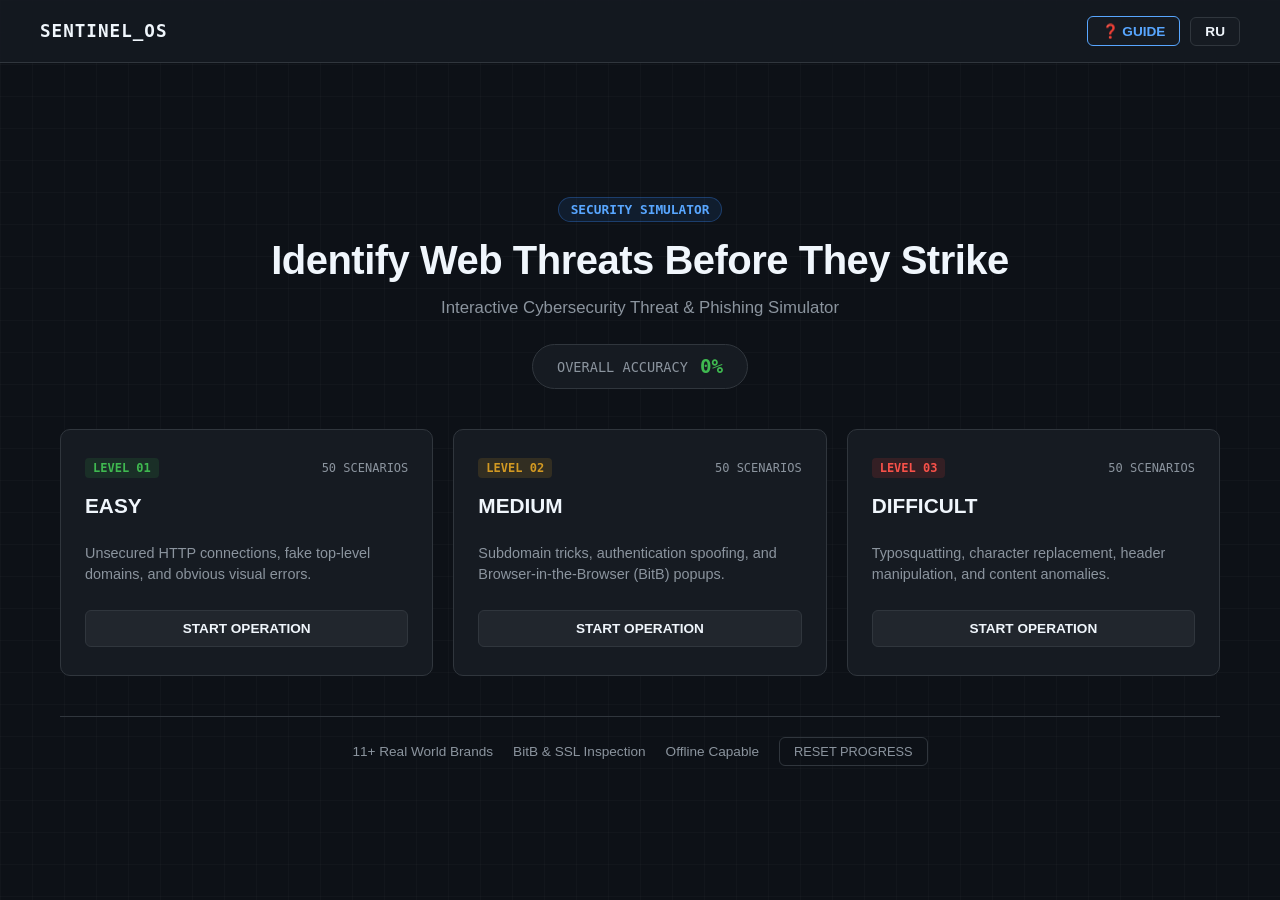
<file: index.html>
<!DOCTYPE html>
<html lang="en">
<head>
    <meta charset="UTF-8">
    <meta name="viewport" content="width=device-width, initial-scale=1.0">
    <meta name="theme-color" content="#0d1117">
    <meta property="og:title" content="SENTINEL_OS | Phishing Simulator">
    <meta property="og:description" content="Interactive web-based cybersecurity simulator to train users in identifying phishing attacks.">
    <meta property="og:type" content="website">
    <title>SENTINEL OS | Main Menu</title>
    <link rel="manifest" href="manifest.json">
    <link rel="icon" type="image/svg+xml" href="data:image/svg+xml,<svg xmlns='http://www.w3.org/2000/svg' viewBox='0 0 24 24' fill='%232ea043'><path d='M12 1L3 5v6c0 5.55 3.84 10.74 9 12 5.16-1.26 9-6.45 9-12V5l-9-4zm0 10.99h7c-.53 4.12-3.28 7.79-7 8.94V12H5V6.3l7-3.11v8.8z'/></svg>">
    <link rel="stylesheet" href="style.css">
</head>
<body class="dashboard-body">
    <header class="app-header">
        <div class="header-left">
            <span class="header-logo">SENTINEL_OS</span>
        </div>
        <div class="header-right">
            <button class="guide-btn" onclick="openGuideModal()" data-i18n="guide_btn">❓ GUIDE</button>
            <button class="lang-btn" onclick="toggleLanguage()">RU</button>
        </div>
    </header>

    <main class="dashboard-container fade-in">
        <div class="hero-section">
            <span class="hero-badge" data-i18n="hero_badge">SECURITY SIMULATOR</span>
            <h1 class="hero-title" data-i18n="hero_title">Identify Web Threats Before They Strike</h1>
            <p class="hero-subtitle" data-i18n="subtitle">Inspect target domains, SSL certificates, email headers, and visual anomalies in real time.</p>
            
            <div class="accuracy-banner">
                <span class="accuracy-label" data-i18n="accuracy_label">OVERALL ACCURACY</span>
                <span id="accuracy-val" class="accuracy-num">0%</span>
            </div>
        </div>

        <div class="operations-grid">
            <div class="op-card card-easy" onclick="startOperation('easy')">
                <div class="op-header">
                    <span class="op-badge">LEVEL 01</span>
                    <span class="op-target-count">50 SCENARIOS</span>
                </div>
                <h3 data-i18n="easy">EASY</h3>
                <p class="op-desc" data-i18n="easy_desc">Unsecured HTTP connections, fake top-level domains, and obvious visual errors.</p>
                <button class="btn-start" data-i18n="start_op">START OPERATION</button>
            </div>

            <div class="op-card card-medium" onclick="startOperation('medium')">
                <div class="op-header">
                    <span class="op-badge">LEVEL 02</span>
                    <span class="op-target-count">50 SCENARIOS</span>
                </div>
                <h3 data-i18n="medium">MEDIUM</h3>
                <p class="op-desc" data-i18n="medium_desc">Subdomain tricks, authentication spoofing, and Browser-in-the-Browser (BitB) popups.</p>
                <button class="btn-start" data-i18n="start_op">START OPERATION</button>
            </div>

            <div class="op-card card-hard" onclick="startOperation('hard')">
                <div class="op-header">
                    <span class="op-badge">LEVEL 03</span>
                    <span class="op-target-count">50 SCENARIOS</span>
                </div>
                <h3 data-i18n="hard">DIFFICULT</h3>
                <p class="op-desc" data-i18n="hard_desc">Typosquatting, character replacement, header manipulation, and content anomalies.</p>
                <button class="btn-start" data-i18n="start_op">START OPERATION</button>
            </div>
        </div>

        <div class="dashboard-footer">
            <div class="feature-tag">11+ Real World Brands</div>
            <div class="feature-tag">BitB & SSL Inspection</div>
            <div class="feature-tag">Offline Capable</div>
            <button class="btn-reset" onclick="resetProgress()" data-i18n="reset">RESET PROGRESS</button>
        </div>
    </main>

    <div id="guide-modal" class="modal-overlay" hidden>
        <div class="modal-window guide-window">
            <div class="modal-header">
                <span data-i18n="guide_modal_title">❓ Phishing Inspection Guide</span>
                <span class="modal-close" onclick="closeGuideModal()">×</span>
            </div>
            <div class="modal-body">
                <div class="guide-step">
                    <span class="guide-num">1</span>
                    <div class="guide-text">
                        <strong data-i18n="guide_s1_title">Check Protocol & Lock</strong>
                        <p data-i18n="guide_s1_desc">Ensure the URL starts with https://. Click the lock icon to view SSL Certificate validity.</p>
                    </div>
                </div>
                <div class="guide-step">
                    <span class="guide-num">2</span>
                    <div class="guide-text">
                        <strong data-i18n="guide_s2_title">Verify Main Domain</strong>
                        <p data-i18n="guide_s2_desc">Watch out for subdomain tricks like discord.com.auth-verify.io where the real domain is auth-verify.io.</p>
                    </div>
                </div>
                <div class="guide-step">
                    <span class="guide-num">3</span>
                    <div class="guide-text">
                        <strong data-i18n="guide_s3_title">Inspect Email Sender</strong>
                        <p data-i18n="guide_s3_desc">Click the email banner to check if the sender domain matches the official service.</p>
                    </div>
                </div>
                <div class="guide-step">
                    <span class="guide-num">4</span>
                    <div class="guide-text">
                        <strong data-i18n="guide_s4_title">Look for Anomalies</strong>
                        <p data-i18n="guide_s4_desc">Check for typos on buttons, fake SSL badges painted on the page, or suspicious QR code payloads.</p>
                    </div>
                </div>
            </div>
        </div>
    </div>

    <script src="data.js"></script>
    <script src="script.js"></script>
    <script>
        window.onload = () => { 
            applyLanguage(); 
            initMenuStats();
        };
    </script>
</body>
</html>
</file>
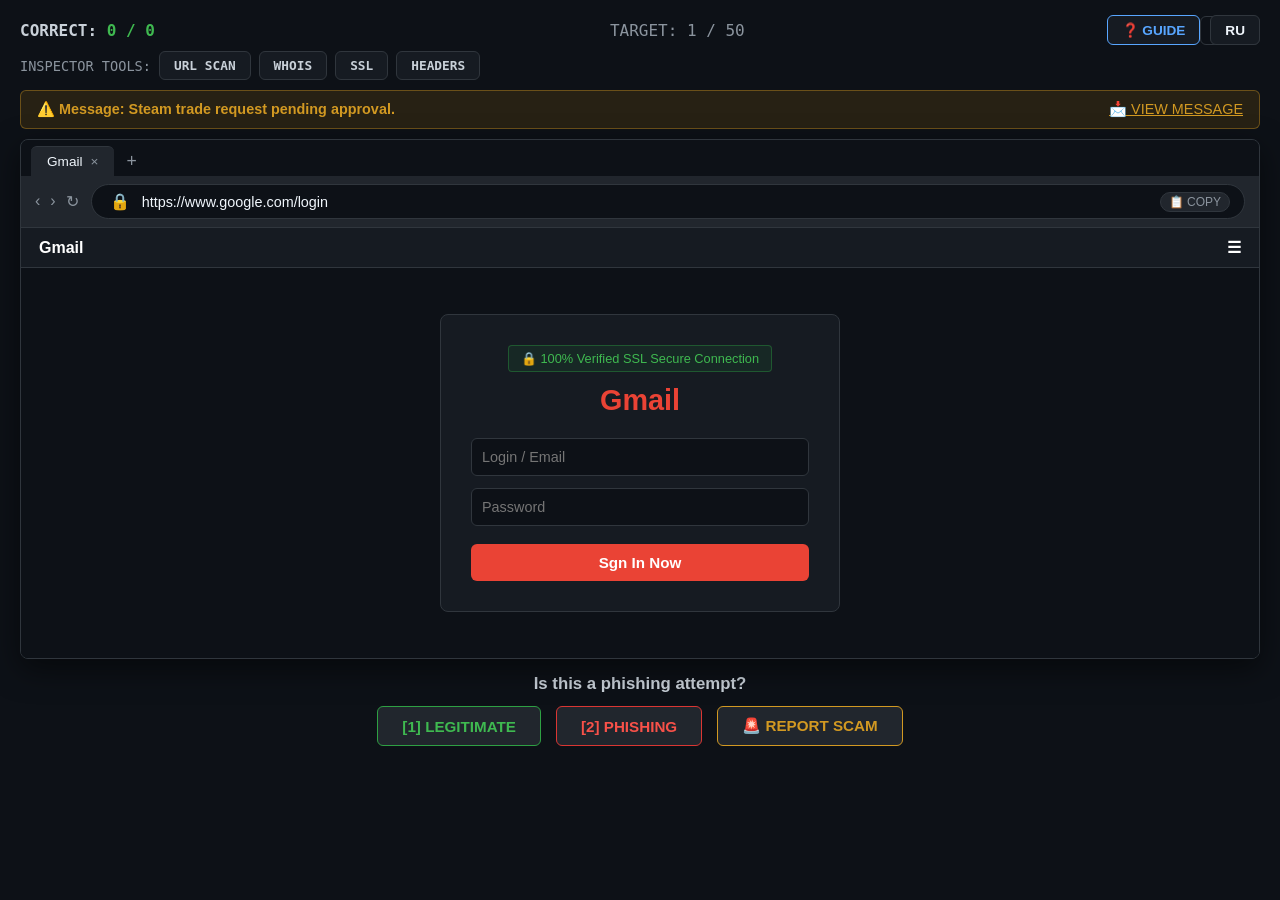
<file: test.html>
<!DOCTYPE html>
<html lang="en">
<head>
    <meta charset="UTF-8">
    <meta name="viewport" content="width=device-width, initial-scale=1.0">
    <title>Sentinel OS | Active Simulation</title>
    <link rel="manifest" href="manifest.json">
    <link rel="icon" type="image/svg+xml" href="data:image/svg+xml,<svg xmlns='http://www.w3.org/2000/svg' viewBox='0 0 24 24' fill='%232ea043'><path d='M12 1L3 5v6c0 5.55 3.84 10.74 9 12 5.16-1.26 9-6.45 9-12V5l-9-4zm0 10.99h7c-.53 4.12-3.28 7.79-7 8.94V12H5V6.3l7-3.11v8.8z'/></svg>">
    <link rel="stylesheet" href="style.css">
</head>
<body class="app-body fullscreen-mode">
    <div class="top-nav-bar">
        <button class="guide-btn" onclick="openGuideModal()" data-i18n="guide_btn">❓ GUIDE</button>
        <button class="lang-btn" onclick="toggleLanguage()">RU</button>
    </div>

    <div id="simulation-ui" class="test-container fade-in">
        <div class="simulation-header">
            <div class="score-section">
                <span data-i18n="score">CORRECT:</span> <span id="score-count" class="highlight-green">0 / 0</span>
            </div>
            <div id="sim-progress" class="progress-tracker">TARGET: 1 / 50</div>
            <button class="btn-secondary" onclick="abortMission()" data-i18n="abort">EXIT</button>
        </div>

        <div class="tools-panel">
            <div class="tool-label" data-i18n="tools">INSPECTOR TOOLS:</div>
            <button class="tool-btn" id="tool-urlscan" onclick="useTool('urlscan')" data-i18n="url_scan">URL SCAN</button>
            <button class="tool-btn" id="tool-whois" onclick="useTool('whois')" data-i18n="whois">WHOIS</button>
            <button class="tool-btn" id="tool-ssl" onclick="useTool('ssl')" data-i18n="ssl">SSL</button>
            <button class="tool-btn" id="tool-headers" onclick="useTool('headers')" data-i18n="headers">HEADERS</button>
        </div>

        <div id="context-banner" class="context-banner clickable-banner" onclick="openEmailModal()"></div>

        <div id="device-frame" class="chrome-browser">
            <div id="heatmap-marker" class="heatmap-circle" hidden></div>
            
            <div class="chrome-tabs">
                <div class="chrome-tab active">
                    <span id="tab-title">Loading...</span>
                    <span class="tab-close">×</span>
                </div>
                <div class="chrome-new-tab">+</div>
            </div>

            <div class="chrome-toolbar">
                <div class="nav-btns">
                    <span class="nav-arrow">‹</span>
                    <span class="nav-arrow">›</span>
                    <span class="nav-reload">↻</span>
                </div>
                <div class="chrome-address-bar">
                    <span id="lock-icon" class="lock-status clickable-lock" onclick="openSslModal()" title="View SSL Certificate">🔒</span>
                    <span id="address-bar" class="url-text">https://...</span>
                    <button class="copy-url-btn" onclick="copyAddressUrl()" id="copy-btn">📋 COPY</button>
                </div>
            </div>

            <div id="device-content" class="browser-viewport"></div>
        </div>

        <div id="console-output" class="console-box" hidden></div>

        <div id="controls-area" class="controls-wrapper">
            <div class="question-text" data-i18n="question">Is this a phishing attempt?</div>
            <div class="btn-group row">
                <button class="btn btn-legit" onclick="submitSentinelDecision(false)" data-i18n="btn_legit">[1] LEGITIMATE</button>
                <button class="btn btn-phish" onclick="submitSentinelDecision(true)" data-i18n="btn_phish">[2] PHISHING</button>
                <button class="btn btn-report" onclick="submitScamReport()" data-i18n="btn_report">🚨 REPORT SCAM</button>
            </div>
        </div>

        <div id="explanation-area" class="explanation-box" hidden>
            <div class="result-box">
                <h3 id="result-status"></h3>
                <p id="error-text" class="console-error"></p>
            </div>
            <div class="btn-group row" style="margin-top: 15px;">
                <button id="next-btn" class="btn btn-primary" onclick="loadNextTarget()" data-i18n="btn_next">NEXT TARGET [ENTER]</button>
            </div>
        </div>
    </div>

    <div id="analysis-screen" class="test-container fade-in" hidden>
        <h1 class="success-text" data-i18n="comp_title">THREAT ANALYSIS REPORT</h1>
        
        <!-- ELECTRONIC CERTIFICATE DIPLOMA CARD -->
        <div id="certificate-card" class="certificate-card">
            <div class="cert-header-badge">CERTIFIED SECURITY ANALYST</div>
            <h2 class="cert-title">SENTINEL OS CERTIFICATE OF COMPLETION</h2>
            <p class="cert-body">This certifies that the user has successfully completed 50 Threat Detection Operations with an accuracy of <span id="cert-accuracy" class="highlight-green">0%</span>.</p>
            <div class="cert-meta-row">
                <div><span>ISSUED ON:</span> <strong id="cert-date">2026-08-03</strong></div>
                <div><span>VERIFICATION:</span> <code id="cert-hash" class="cert-code">0x9F823A...</code></div>
            </div>
            <div class="cert-footer-stamp">VERIFIED BY SENTINEL_OS SECURITY ENGINE</div>
        </div>

        <div class="behavior-report">
            <h3 data-i18n="report_header">SYSTEM BEHAVIORAL ANALYSIS</h3>
            <p id="behavior-text"></p>
        </div>

        <div class="log-filter-btns">
            <button class="filter-btn active" onclick="filterLog('all')" id="filter-all">ALL</button>
            <button class="filter-btn" onclick="filterLog('pass')" id="filter-pass">PASSED</button>
            <button class="filter-btn" onclick="filterLog('fail')" id="filter-fail">FAILED</button>
            <button class="filter-btn" onclick="copyAnalysisReport()" id="copy-report-btn">📋 COPY REPORT</button>
            <button class="filter-btn" onclick="printCertificate()">🖨️ SAVE CERTIFICATE</button>
        </div>

        <div id="analysis-log" class="analysis-log-container"></div>
        
        <div style="margin-top: 25px; text-align: center;">
            <a href="index.html" class="btn btn-primary" data-i18n="btn_menu">RETURN TO MENU</a>
        </div>
    </div>

    <div id="ssl-modal" class="modal-overlay" hidden>
        <div class="modal-window">
            <div class="modal-header">
                <span data-i18n="ssl_cert_title">🔒 Security Certificate Viewer</span>
                <span class="modal-close" onclick="closeSslModal()">×</span>
            </div>
            <div class="modal-body">
                <div class="cert-field"><span class="cert-label">Issued To:</span> <span id="ssl-cert-domain" class="cert-val"></span></div>
                <div class="cert-field"><span class="cert-label">Issued By:</span> <span id="ssl-cert-issuer" class="cert-val"></span></div>
                <div class="cert-field"><span class="cert-label">Status:</span> <span id="ssl-cert-status" class="cert-val"></span></div>
                <div class="cert-field"><span class="cert-label">Validity Period:</span> <span id="ssl-cert-validity" class="cert-val">2025 - 2027</span></div>
                <div class="cert-field"><span class="cert-label">Fingerprint (SHA-256):</span> <code id="ssl-cert-serial" class="cert-code"></code></div>
            </div>
        </div>
    </div>

    <div id="email-modal" class="modal-overlay" hidden>
        <div class="modal-window email-window">
            <div class="modal-header">
                <span>📩 Incoming Notification Viewer</span>
                <span class="modal-close" onclick="closeEmailModal()">×</span>
            </div>
            <div class="email-body-content">
                <div class="email-row"><span class="email-label">From:</span> <span id="email-modal-sender" class="email-val highlight-red"></span></div>
                <div class="email-row"><span class="email-label">To:</span> <span class="email-val">you@sentinel-os.local</span></div>
                <div class="email-row"><span class="email-label">Subject:</span> <span id="email-modal-subject" class="email-val bold"></span></div>
                <hr class="email-divider">
                <div id="email-modal-body" class="email-text"></div>
            </div>
        </div>
    </div>

    <div id="whois-modal" class="modal-overlay" hidden>
        <div class="modal-window">
            <div class="modal-header">
                <span>🔍 WHOIS Domain Registry Data</span>
                <span class="modal-close" onclick="closeWhoisModal()">×</span>
            </div>
            <div class="modal-body">
                <div class="cert-field"><span class="cert-label">Domain Name:</span> <span id="whois-domain" class="cert-val"></span></div>
                <div class="cert-field"><span class="cert-label">Registrar:</span> <span id="whois-registrar" class="cert-val"></span></div>
                <div class="cert-field"><span class="cert-label">Creation Date:</span> <span id="whois-created" class="cert-val"></span></div>
                <div class="cert-field"><span class="cert-label">Expiration Date:</span> <span id="whois-expires" class="cert-val">2027-10-15</span></div>
                <div class="cert-field"><span class="cert-label">Registrant Country:</span> <span id="whois-country" class="cert-val"></span></div>
                <div class="cert-field"><span class="cert-label">Name Servers:</span> <span id="whois-nameservers" class="cert-val">ns1.cloudflare.com, ns2.cloudflare.com</span></div>
                <div class="cert-field"><span class="cert-label">Privacy Shield:</span> <span id="whois-privacy" class="cert-val"></span></div>
            </div>
        </div>
    </div>

    <div id="qr-modal" class="modal-overlay" hidden>
        <div class="modal-window">
            <div class="modal-header">
                <span>📱 Decoded QR Code Payload</span>
                <span class="modal-close" onclick="closeQrModal()">×</span>
            </div>
            <div class="modal-body text-center">
                <p style="color:#8b949e; font-size:0.9rem; margin-bottom:10px;">Scanning this QR code forwards your credentials to:</p>
                <div class="qr-payload-code" id="qr-decoded-url"></div>
                <p id="qr-warning-text" style="color:#f85149; font-size:0.85rem; margin-top:15px; font-weight:600;"></p>
            </div>
        </div>
    </div>

    <div id="report-modal" class="modal-overlay" hidden>
        <div class="modal-window text-center" style="padding:30px;">
            <div style="font-size:3rem; margin-bottom:10px;">🚨</div>
            <h3 style="margin-bottom:10px; color:#f85149;">Threat Reported to PhishTank & CERT</h3>
            <p style="color:#8b949e; font-size:0.9rem; margin-bottom:20px;">Target URL has been logged into the global blocklist database for analysis.</p>
            <button class="btn btn-primary" onclick="closeReportModal()">CONTINUE</button>
        </div>
    </div>

    <div id="guide-modal" class="modal-overlay" hidden>
        <div class="modal-window guide-window">
            <div class="modal-header">
                <span data-i18n="guide_modal_title">❓ Phishing Inspection Guide</span>
                <span class="modal-close" onclick="closeGuideModal()">×</span>
            </div>
            <div class="modal-body">
                <div class="guide-step">
                    <span class="guide-num">1</span>
                    <div class="guide-text">
                        <strong data-i18n="guide_s1_title">Check Protocol & Lock</strong>
                        <p data-i18n="guide_s1_desc">Ensure the URL starts with https://. Click the lock icon to view SSL Certificate validity.</p>
                    </div>
                </div>
                <div class="guide-step">
                    <span class="guide-num">2</span>
                    <div class="guide-text">
                        <strong data-i18n="guide_s2_title">Verify Main Domain</strong>
                        <p data-i18n="guide_s2_desc">Watch out for subdomain tricks like discord.com.auth-verify.io where the real domain is auth-verify.io.</p>
                    </div>
                </div>
                <div class="guide-step">
                    <span class="guide-num">3</span>
                    <div class="guide-text">
                        <strong data-i18n="guide_s3_title">Inspect Email Sender</strong>
                        <p data-i18n="guide_s3_desc">Click the email banner to check if the sender domain matches the official service.</p>
                    </div>
                </div>
                <div class="guide-step">
                    <span class="guide-num">4</span>
                    <div class="guide-text">
                        <strong data-i18n="guide_s4_title">Look for Anomalies</strong>
                        <p data-i18n="guide_s4_desc">Check for typos on buttons, fake SSL badges painted on the page, or suspicious QR code payloads.</p>
                    </div>
                </div>
            </div>
        </div>
    </div>

    <script src="data.js"></script>
    <script src="script.js"></script>
    <script>
        window.onload = () => { 
            applyLanguage(); 
            initSimulation();
        };
    </script>
</body>
</html>
</file>
<file: style.css>
[hidden] {
    display: none !important;
}

:root { 
    --bg-dark: #0d1117; 
    --panel-bg: #161b22;
    --border-color: #30363d;
    --text-primary: #c9d1d9; 
    --text-bright: #f0f6fc;
    --log-green: #2ea043; 
    --red: #da3633;
    --amber: #d29922;
    --chrome-bg: #161b22;
    --chrome-toolbar: #21262d;
    --chrome-url: #0d1117;
}

* { box-sizing: border-box; }

body { 
    background-color: var(--bg-dark); 
    color: var(--text-primary); 
    font-family: -apple-system, BlinkMacSystemFont, "Segoe UI", Roboto, Helvetica, Arial, sans-serif; 
    margin: 0; padding: 0; 
    min-height: 100vh; overflow-x: hidden; 
}

.dashboard-body {
    background-color: #0d1117;
    background-image: 
        linear-gradient(to right, rgba(255, 255, 255, 0.02) 1px, transparent 1px),
        linear-gradient(to bottom, rgba(255, 255, 255, 0.02) 1px, transparent 1px);
    background-size: 32px 32px;
    min-height: 100vh;
    display: flex;
    flex-direction: column;
}

.app-header {
    width: 100%;
    display: flex;
    justify-content: space-between;
    align-items: center;
    padding: 16px 40px;
    border-bottom: 1px solid var(--border-color);
    background: rgba(22, 27, 34, 0.8);
    backdrop-filter: blur(8px);
}

.header-left {
    display: flex;
    align-items: center;
    gap: 16px;
}

.header-right {
    display: flex;
    align-items: center;
    gap: 10px;
}

.header-logo {
    font-size: 1.1rem;
    font-weight: 800;
    color: var(--text-bright);
    letter-spacing: 1px;
    font-family: monospace;
}

.dashboard-container {
    width: 100%;
    max-width: 1200px;
    margin: 0 auto;
    padding: 40px 20px;
    flex-grow: 1;
    display: flex;
    flex-direction: column;
    justify-content: center;
}

.hero-section {
    text-align: center;
    margin-bottom: 40px;
}

.hero-badge {
    font-family: monospace;
    font-size: 0.8rem;
    font-weight: bold;
    color: #58a6ff;
    background: rgba(56, 139, 253, 0.1);
    border: 1px solid rgba(56, 139, 253, 0.3);
    padding: 4px 12px;
    border-radius: 20px;
    display: inline-block;
    margin-bottom: 16px;
}

.hero-title {
    font-size: 2.5rem;
    font-weight: 800;
    color: var(--text-bright);
    margin: 0 0 12px 0;
    letter-spacing: -0.5px;
}

.hero-subtitle {
    font-size: 1.05rem;
    color: #8b949e;
    max-width: 650px;
    margin: 0 auto 24px auto;
    line-height: 1.5;
}

.accuracy-banner {
    display: inline-flex;
    align-items: center;
    gap: 12px;
    background: var(--panel-bg);
    border: 1px solid var(--border-color);
    padding: 10px 24px;
    border-radius: 30px;
}

.accuracy-label {
    font-family: monospace;
    font-size: 0.85rem;
    color: #8b949e;
}

.accuracy-num {
    font-family: monospace;
    font-size: 1.2rem;
    font-weight: bold;
    color: #3fb950;
}

.operations-grid {
    display: grid;
    grid-template-columns: repeat(3, 1fr);
    gap: 20px;
    margin-bottom: 40px;
}

.op-card {
    background: var(--panel-bg);
    border: 1px solid var(--border-color);
    border-radius: 10px;
    padding: 28px 24px;
    text-align: left;
    cursor: pointer;
    transition: all 0.2s ease;
    display: flex;
    flex-direction: column;
    justify-content: space-between;
}

.op-header {
    display: flex;
    justify-content: space-between;
    align-items: center;
    margin-bottom: 16px;
}

.op-badge {
    font-family: monospace;
    font-size: 0.75rem;
    font-weight: bold;
    padding: 3px 8px;
    border-radius: 4px;
}

.op-target-count {
    font-family: monospace;
    font-size: 0.75rem;
    color: #8b949e;
}

.op-card h3 {
    font-size: 1.3rem;
    margin: 0 0 10px 0;
    color: var(--text-bright);
}

.op-desc {
    font-size: 0.9rem;
    color: #8b949e;
    line-height: 1.5;
    margin-bottom: 24px;
}

.btn-start {
    background: #21262d;
    border: 1px solid var(--border-color);
    color: var(--text-bright);
    padding: 10px;
    width: 100%;
    border-radius: 6px;
    font-size: 0.85rem;
    font-weight: 600;
    cursor: pointer;
    transition: 0.2s;
}

.card-easy .op-badge { background: rgba(46, 160, 67, 0.15); color: #3fb950; }
.card-easy:hover { border-color: #3fb950; transform: translateY(-3px); }
.card-easy:hover .btn-start { background: #238636; border-color: #2e8b57; }

.card-medium .op-badge { background: rgba(210, 153, 34, 0.15); color: #d29922; }
.card-medium:hover { border-color: #d29922; transform: translateY(-3px); }
.card-medium:hover .btn-start { background: #9e6a03; border-color: #d29922; }

.card-hard .op-badge { background: rgba(218, 54, 51, 0.15); color: #f85149; }
.card-hard:hover { border-color: #f85149; transform: translateY(-3px); }
.card-hard:hover .btn-start { background: #da3633; border-color: #f85149; }

.dashboard-footer {
    display: flex;
    justify-content: center;
    align-items: center;
    gap: 20px;
    padding-top: 20px;
    border-top: 1px solid var(--border-color);
}

.feature-tag {
    font-size: 0.85rem;
    color: #8b949e;
}

.btn-reset {
    background: transparent;
    border: 1px solid var(--border-color);
    color: #8b949e;
    padding: 6px 14px;
    border-radius: 6px;
    font-size: 0.8rem;
    cursor: pointer;
    transition: 0.2s;
}

.btn-reset:hover { color: #f85149; border-color: #f85149; }

.app-body { 
    display: flex; 
    flex-direction: column; 
    align-items: center; 
    justify-content: flex-start; 
    padding-top: 20px; 
    min-height: 100vh; 
}

.fullscreen-mode { padding: 10px 20px; }

.top-nav-bar {
    position: absolute;
    top: 15px;
    right: 20px;
    display: flex;
    gap: 10px;
    z-index: 1000;
}

.guide-btn, .lang-btn {
    background: var(--panel-bg); 
    border: 1px solid var(--border-color); 
    color: var(--text-bright); 
    padding: 6px 14px; 
    cursor: pointer; 
    border-radius: 6px;
    font-size: 0.85rem;
    font-weight: 600;
    transition: 0.2s;
}

.guide-btn { border-color: #58a6ff; color: #58a6ff; }
.guide-btn:hover { background: rgba(56, 139, 253, 0.15); }
.lang-btn:hover { border-color: #8b949e; }

.test-container { 
    width: 100%; 
    max-width: 1400px; 
    display: flex; 
    flex-direction: column; 
    margin: 0 auto;
}

.simulation-header { 
    width: 100%; 
    display: flex; 
    justify-content: space-between; 
    padding: 6px 0; 
    align-items: center; 
    font-family: monospace;
}

.score-section { font-size: 1rem; font-weight: bold; }
.highlight-green { color: #3fb950; }
.progress-tracker { font-size: 1rem; color: #8b949e; }

.tools-panel { 
    display: flex; 
    gap: 8px; 
    margin-bottom: 10px; 
    align-items: center; 
}

.tool-label { 
    font-family: monospace; 
    color: #8b949e; 
    font-size: 0.85rem; 
}

.tool-btn { 
    background: var(--panel-bg); 
    border: 1px solid var(--border-color); 
    color: var(--text-primary); 
    padding: 6px 14px; 
    cursor: pointer; 
    font-size: 0.8rem; 
    border-radius: 6px;
    font-family: monospace;
    font-weight: 600;
    transition: 0.2s;
}

.tool-btn.active-tool {
    border-color: #58a6ff;
    color: #58a6ff;
    background: rgba(56, 139, 253, 0.1);
}

.tool-btn:hover { 
    border-color: #8b949e;
    color: var(--text-bright);
}

.context-banner {
    background: rgba(187, 128, 9, 0.15);
    border: 1px solid rgba(210, 153, 34, 0.4);
    color: #d29922;
    padding: 10px 16px;
    margin-bottom: 10px;
    font-size: 0.9rem;
    border-radius: 6px;
}

.clickable-banner { cursor: pointer; transition: 0.2s; }
.clickable-banner:hover { background: rgba(187, 128, 9, 0.25); }

.clickable-lock { cursor: pointer; padding: 2px 4px; border-radius: 4px; }
.clickable-lock:hover { background: rgba(255,255,255,0.1); }

.chrome-browser { 
    background: var(--chrome-bg); 
    border-radius: 8px; 
    overflow: hidden; 
    display: flex; 
    flex-direction: column; 
    box-shadow: 0 10px 30px rgba(0,0,0,0.5); 
    position: relative;
    border: 1px solid var(--border-color);
    min-height: 520px;
}

.chrome-tabs {
    background: #0d1117;
    padding: 6px 10px 0 10px;
    display: flex;
    align-items: center;
    gap: 4px;
}

.chrome-tab {
    background: var(--chrome-toolbar);
    color: var(--text-bright);
    padding: 7px 16px;
    border-radius: 6px 6px 0 0;
    font-size: 0.85rem;
    display: flex;
    align-items: center;
    gap: 8px;
    border-top: 1px solid var(--border-color);
}

.tab-close { color: #8b949e; }
.chrome-new-tab { color: #8b949e; padding: 0 8px; font-size: 1.1rem; }

.chrome-toolbar { 
    background: var(--chrome-toolbar); 
    padding: 8px 14px; 
    display: flex; 
    align-items: center; 
    gap: 12px; 
    border-bottom: 1px solid var(--border-color);
}

.nav-btns { display: flex; gap: 10px; color: #8b949e; font-size: 1rem; }

.chrome-address-bar { 
    background: var(--chrome-url); 
    border-radius: 20px; 
    padding: 5px 14px; 
    flex-grow: 1; 
    display: flex;
    align-items: center;
    gap: 8px;
    border: 1px solid var(--border-color); 
}

.url-text { 
    font-family: -apple-system, BlinkMacSystemFont, "Segoe UI", sans-serif; 
    font-size: 0.9rem; 
    color: var(--text-bright); 
    flex-grow: 1;
}

.copy-url-btn {
    background: #21262d;
    border: 1px solid var(--border-color);
    color: #8b949e;
    font-size: 0.75rem;
    padding: 2px 8px;
    border-radius: 12px;
    cursor: pointer;
    transition: 0.2s;
}

.copy-url-btn:hover { color: #fff; border-color: #8b949e; }

.browser-viewport { 
    flex-grow: 1; 
    display: flex; 
    flex-direction: column; 
    background: #0d1117; 
    color: #fff; 
}

.console-box { 
    width: 100%; 
    background: #010409; 
    border: 1px solid var(--border-color); 
    padding: 12px 16px; 
    margin-top: 10px; 
    font-family: monospace; 
    color: #3fb950; 
    font-size: 0.88rem; 
    border-radius: 6px;
}

.url-protocol { color: #58a6ff; font-weight: bold; }
.url-subdomain { color: #d29922; font-weight: bold; }
.url-domain { color: #f85149; font-weight: bold; }
.url-path { color: #8b949e; }

.controls-wrapper { 
    margin-top: 15px; 
    text-align: center; 
}

.question-text { 
    font-size: 1.05rem; 
    margin-bottom: 12px; 
    font-weight: 600; 
}

.btn-group { display: flex; justify-content: center; gap: 15px; }

.btn {
    padding: 10px 24px;
    font-size: 0.95rem;
    font-weight: 600;
    border-radius: 6px;
    border: 1px solid var(--border-color);
    background: #21262d;
    color: var(--text-bright);
    cursor: pointer;
    transition: 0.2s;
}

.btn-legit { border-color: #2ea043; color: #3fb950; }
.btn-legit:hover { background: #238636; color: #fff; }

.btn-phish { border-color: #da3633; color: #f85149; }
.btn-phish:hover { background: #da3633; color: #fff; }

.btn-report { border-color: #d29922; color: #d29922; }
.btn-report:hover { background: #9e6a03; color: #fff; }

.btn-primary { background: #238636; border-color: #2e8b57; color: #fff; }
.btn-primary:hover { background: #2ea043; }

.btn-secondary { 
    background: transparent; 
    border: 1px solid var(--border-color); 
    color: #8b949e; 
    padding: 6px 14px; 
    cursor: pointer; 
    font-size: 0.85rem; 
    border-radius: 6px; 
    transition: 0.2s;
}

.btn-secondary:hover { border-color: #8b949e; color: #fff; }

.explanation-box { 
    margin-top: 15px; 
    background: var(--panel-bg); 
    border: 1px solid var(--border-color); 
    padding: 20px; 
    border-radius: 8px; 
    text-align: center; 
}

.console-error { 
    color: #f85149; 
    font-family: monospace; 
    font-size: 0.95rem; 
    margin-top: 8px; 
}

.certificate-card {
    background: linear-gradient(135deg, #161b22 0%, #0d1117 100%);
    border: 2px solid #2e8b57;
    border-radius: 12px;
    padding: 30px;
    margin-bottom: 25px;
    text-align: center;
    box-shadow: 0 10px 30px rgba(46, 160, 67, 0.15);
}

.cert-header-badge {
    font-family: monospace;
    font-size: 0.8rem;
    font-weight: bold;
    color: #3fb950;
    background: rgba(46, 160, 67, 0.15);
    border: 1px solid rgba(46, 160, 67, 0.3);
    padding: 4px 12px;
    border-radius: 20px;
    display: inline-block;
    margin-bottom: 15px;
}

.cert-title {
    font-size: 1.5rem;
    font-weight: 800;
    color: var(--text-bright);
    margin: 0 0 10px 0;
}

.cert-body {
    font-size: 0.95rem;
    color: #8b949e;
    max-width: 600px;
    margin: 0 auto 20px auto;
    line-height: 1.5;
}

.cert-meta-row {
    display: flex;
    justify-content: center;
    gap: 30px;
    font-family: monospace;
    font-size: 0.85rem;
    color: #8b949e;
    margin-bottom: 15px;
}

.cert-footer-stamp {
    font-family: monospace;
    font-size: 0.75rem;
    color: #3fb950;
    letter-spacing: 1px;
}

.modal-overlay {
    position: fixed;
    top: 0; left: 0; right: 0; bottom: 0;
    background: rgba(0,0,0,0.75);
    backdrop-filter: blur(4px);
    z-index: 2000;
    display: flex;
    justify-content: center;
    align-items: center;
}

.modal-window {
    background: var(--panel-bg);
    border: 1px solid var(--border-color);
    border-radius: 8px;
    width: 90vw;
    max-width: 480px;
    box-shadow: 0 20px 40px rgba(0,0,0,0.8);
    overflow: hidden;
}

.modal-header {
    background: #21262d;
    padding: 12px 18px;
    font-weight: 600;
    display: flex;
    justify-content: space-between;
    align-items: center;
    border-bottom: 1px solid var(--border-color);
}

.modal-close {
    font-size: 1.3rem;
    color: #8b949e;
    cursor: pointer;
}

.modal-close:hover { color: #fff; }

.modal-body { padding: 20px; }

.cert-field { margin-bottom: 10px; font-size: 0.88rem; }
.cert-label { color: #8b949e; font-weight: 600; display: block; margin-bottom: 2px; }
.cert-val { color: var(--text-bright); }
.cert-code { font-family: monospace; font-size: 0.8rem; color: #3fb950; word-break: break-all; }

.guide-window { max-width: 580px; }
.guide-step { display: flex; gap: 15px; margin-bottom: 18px; align-items: flex-start; }
.guide-num { background: #238636; color: #fff; width: 28px; height: 28px; border-radius: 50%; display: flex; justify-content: center; align-items: center; font-weight: bold; font-size: 0.9rem; flex-shrink: 0; }
.guide-text strong { color: var(--text-bright); font-size: 0.95rem; display: block; margin-bottom: 2px; }
.guide-text p { color: #8b949e; font-size: 0.85rem; margin: 0; line-height: 1.4; }

.email-window { max-width: 580px; }
.email-body-content { padding: 20px; text-align: left; }
.email-row { margin-bottom: 8px; font-size: 0.88rem; }
.email-label { color: #8b949e; width: 70px; display: inline-block; font-weight: 600; }
.email-val { color: var(--text-bright); }
.highlight-red { color: #f85149; font-weight: 600; }
.email-divider { border: 0; border-top: 1px solid var(--border-color); margin: 12px 0; }
.email-text { font-size: 0.9rem; line-height: 1.5; color: var(--text-primary); background: #0d1117; padding: 14px; border-radius: 6px; border: 1px solid var(--border-color); }

.qr-interactive { cursor: pointer; transition: transform 0.2s; border: 2px dashed #58a6ff !important; }
.qr-interactive:hover { transform: scale(1.05); }
.qr-payload-code { background: #0d1117; border: 1px solid var(--border-color); color: #3fb950; padding: 12px; font-family: monospace; font-size: 0.85rem; border-radius: 6px; word-break: break-all; margin-top: 10px; }

.fake-ssl-badge {
    background: rgba(46, 160, 67, 0.1);
    border: 1px solid rgba(46, 160, 67, 0.4);
    color: #3fb950;
    padding: 5px 12px;
    font-size: 0.8rem;
    border-radius: 4px;
    margin-bottom: 12px;
    display: inline-block;
}

.urgent-timer {
    background: rgba(218, 54, 51, 0.15);
    border: 1px solid rgba(218, 54, 51, 0.4);
    color: #f85149;
    padding: 6px 12px;
    font-size: 0.85rem;
    border-radius: 4px;
    margin-bottom: 12px;
    font-weight: 600;
}

.bitb-wrapper { background: #000; flex-grow: 1; display: flex; justify-content: center; align-items: center; padding: 20px; }
.bitb-window { width: 380px; background: var(--panel-bg); border: 1px solid #58a6ff; border-radius: 8px; overflow: hidden; }
.bitb-header { background: #21262d; padding: 8px 12px; display: flex; flex-direction: column; border-bottom: 1px solid var(--border-color); }
.bitb-title { font-size: 0.8rem; color: #8b949e; }
.bitb-fake-url { font-family: monospace; font-size: 0.75rem; color: #3fb950; }
.bitb-body { padding: 25px; text-align: center; }

.steam-page { background: #171a21; color: #c6d4df; flex-grow: 1; display: flex; flex-direction: column; }
.steam-header { background: #171a21; padding: 12px 30px; display: flex; align-items: center; gap: 30px; border-bottom: 1px solid #2a475e; }
.steam-logo-text { font-size: 1.6rem; font-weight: 900; color: #fff; letter-spacing: 2px; }
.steam-nav-links { display: flex; gap: 20px; font-size: 0.85rem; font-weight: 600; color: #b8b6b4; }
.steam-body { flex-grow: 1; display: flex; flex-direction: column; align-items: center; justify-content: center; padding: 30px; background: radial-gradient(circle at top, #1b2838 0%, #171a21 100%); }
.steam-login-card { background: #182330; border: 1px solid #000; padding: 25px; width: 100%; max-width: 380px; border-radius: 4px; }
.steam-login-card h2 { color: #fff; margin-top: 0; font-size: 1.3rem; }
.steam-login-card label { display: block; text-align: left; font-size: 0.75rem; color: #1999ff; margin: 10px 0 4px 0; font-weight: 600; }
.steam-footer { background: #101216; padding: 12px; font-size: 0.75rem; color: #56707f; text-align: center; }

.tg-page { background: #0f1721; flex-grow: 1; display: flex; justify-content: center; align-items: center; padding: 20px; }
.tg-box { background: #17212b; border-radius: 8px; display: flex; width: 100%; max-width: 580px; border: 1px solid #242f3d; overflow: hidden; }
.tg-qr-side { background: #0e1621; padding: 25px; display: flex; flex-direction: column; align-items: center; justify-content: center; border-right: 1px solid #242f3d; }
.fake-qr { width: 110px; height: 110px; background: #fff; border: 5px solid #fff; }
.tg-form-side { padding: 25px; flex-grow: 1; text-align: center; }

.dhl-page { background: #f2f2f2; color: #111; flex-grow: 1; display: flex; flex-direction: column; }
.dhl-header { background: #FFCC00; color: #d40511; padding: 12px 25px; font-size: 1.4rem; font-weight: 900; }
.dhl-body { flex-grow: 1; display: flex; justify-content: center; align-items: center; padding: 25px; }
.dhl-card { background: #fff; padding: 25px; border-radius: 6px; box-shadow: 0 2px 10px rgba(0,0,0,0.1); width: 100%; max-width: 450px; }
.dhl-status-bar { display: flex; justify-content: space-between; font-size: 0.8rem; margin: 12px 0; background: #eee; padding: 8px; border-radius: 4px; }
.dhl-status-bar .step.active { color: #2ea043; font-weight: 600; }
.dhl-status-bar .step.hold { color: #da3633; font-weight: 600; }

.paypal-page { background: #f5f7fa; color: #2c2e2f; flex-grow: 1; display: flex; justify-content: center; align-items: center; padding: 20px; }
.paypal-card { background: #fff; border-radius: 8px; padding: 30px; width: 100%; max-width: 400px; border: 1px solid #e5e7eb; box-shadow: 0 4px 15px rgba(0,0,0,0.05); text-align: center; }
.paypal-logo { font-size: 1.8rem; font-weight: 900; color: #003087; font-style: italic; margin-bottom: 8px; }

.amazon-page { background: #eaeded; color: #0f1111; flex-grow: 1; display: flex; flex-direction: column; }
.amazon-header { background: #131921; color: #fff; padding: 10px 25px; font-weight: 900; font-size: 1.3rem; }
.amazon-body { flex-grow: 1; display: flex; justify-content: center; align-items: center; padding: 25px; }
.amazon-card { background: #fff; border-radius: 6px; padding: 25px; border: 1px solid #d5d9d9; width: 100%; max-width: 420px; }

.drive-page { background: #f8f9fa; color: #202124; flex-grow: 1; display: flex; justify-content: center; align-items: center; padding: 20px; }
.drive-card { background: #fff; border-radius: 8px; padding: 30px; width: 100%; max-width: 420px; border: 1px solid #dadce0; text-align: center; box-shadow: 0 1px 3px rgba(60,64,67,0.15); }

.ig-page { background: #000; color: #fff; flex-grow: 1; display: flex; justify-content: center; align-items: center; padding: 20px; }
.ig-card { background: #121212; border-radius: 8px; padding: 30px; width: 100%; max-width: 360px; border: 1px solid #262626; text-align: center; }

.fs-nav { padding: 10px 18px; background: var(--panel-bg); border-bottom: 1px solid var(--border-color); font-weight: 600; font-size: 1rem; display: flex; justify-content: space-between; align-items: center; }
.fs-body { flex-grow: 1; display: flex; justify-content: center; align-items: center; padding: 30px 20px; background: #0d1117; }
.fs-box { background: var(--panel-bg); padding: 30px; border-radius: 8px; width: 100%; max-width: 400px; text-align: center; border: 1px solid var(--border-color); }
.fs-logo { font-size: 1.8rem; font-weight: 800; margin-bottom: 15px; }
.fs-input { width: 100%; padding: 10px; margin: 6px 0; border: 1px solid var(--border-color); border-radius: 6px; font-size: 0.9rem; background: #0d1117; color: var(--text-bright); }
.fs-btn { width: 100%; padding: 10px; border: none; border-radius: 6px; font-size: 0.95rem; font-weight: 600; cursor: pointer; margin-top: 12px; color: #fff; }

.heatmap-circle { position: absolute; width: 100%; height: 36px; border: 2px solid var(--red); top: 38px; left: 0; z-index: 100; pointer-events: none; background: rgba(218, 54, 51, 0.15); }

.fade-in { animation: fadeIn 0.2s ease-in; }
@keyframes fadeIn { from { opacity: 0; transform: translateY(4px); } to { opacity: 1; transform: translateY(0); } }

.behavior-report { background: var(--panel-bg); border: 1px solid var(--border-color); padding: 18px; margin-bottom: 12px; text-align: left; border-radius: 6px; }

.log-filter-btns { display: flex; gap: 8px; margin-bottom: 10px; }
.filter-btn { background: var(--panel-bg); border: 1px solid var(--border-color); color: #8b949e; padding: 5px 12px; border-radius: 6px; cursor: pointer; font-size: 0.8rem; font-weight: 600; }
.filter-btn.active { background: #238636; color: #fff; border-color: #2e8b57; }

.analysis-log-container { background: #010409; border: 1px solid var(--border-color); max-height: 350px; overflow-y: auto; text-align: left; padding: 12px; font-family: monospace; border-radius: 6px; }
.log-entry { padding: 6px; border-bottom: 1px dashed #21262d; font-size: 0.85rem; }
.log-entry.pass { color: #3fb950; }
.log-entry.fail { color: #f85149; background: rgba(218, 54, 51, 0.1); }

@media print {
    body * { visibility: hidden; }
    #certificate-card, #certificate-card * { visibility: visible; }
    #certificate-card { position: absolute; left: 0; top: 0; width: 100%; border: 2px solid #000; color: #000; background: #fff; }
}

::-webkit-scrollbar { width: 6px; }
::-webkit-scrollbar-track { background: #0d1117; }
::-webkit-scrollbar-thumb { background: #21262d; border-radius: 3px; }
::-webkit-scrollbar-thumb:hover { background: #8b949e; }
</file>
